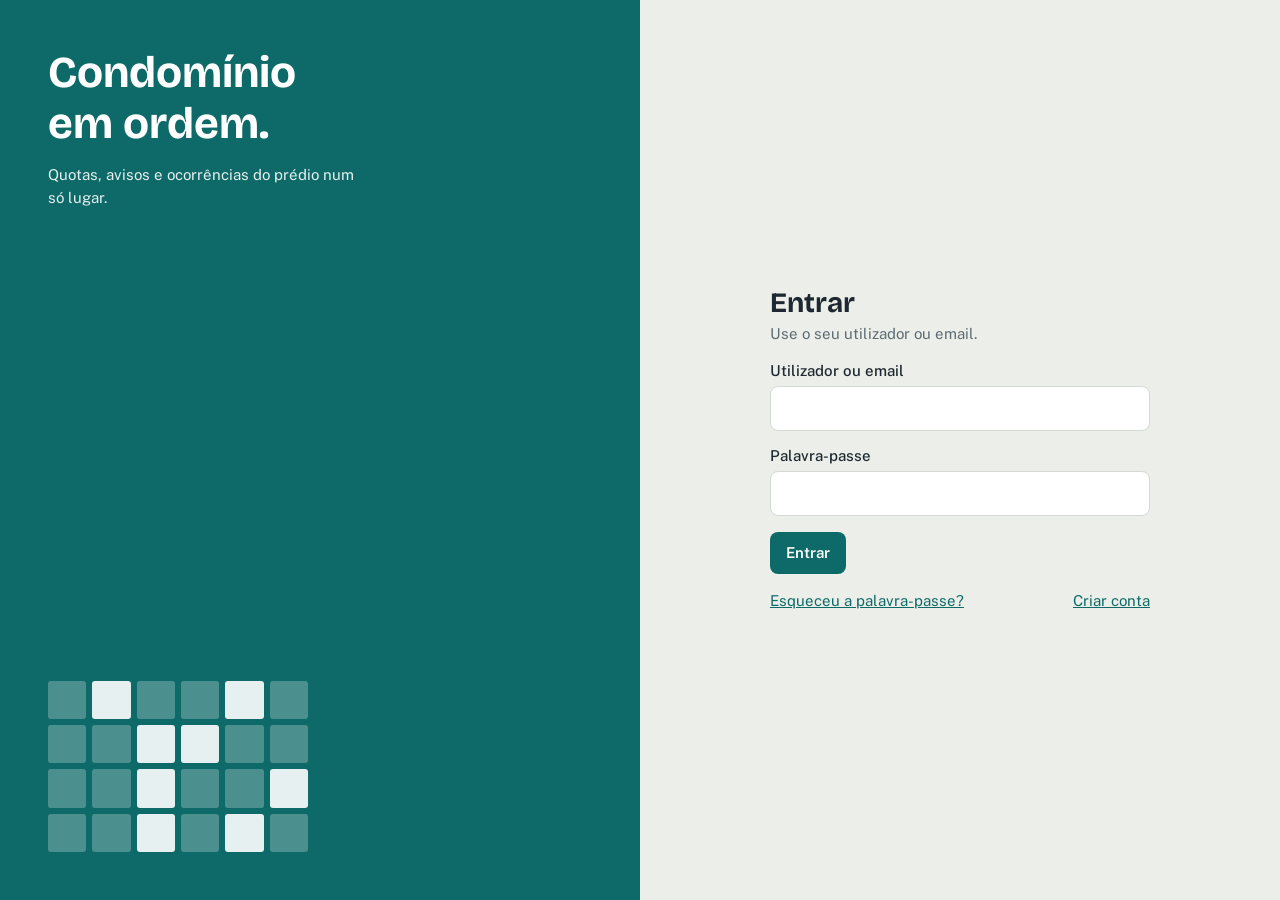
<file: condogest.html>
<!DOCTYPE html>
<html lang="pt-PT">
<head>
<meta charset="utf-8">
<meta name="viewport" content="width=device-width, initial-scale=1, viewport-fit=cover">
<title>Condomínio – Gestão</title>
<link rel="stylesheet" href="https://fonts.googleapis.com/css2?family=Bricolage+Grotesque:wght@600;700&family=Public+Sans:wght@400;500;600&display=swap">
<style>
:root{--bg:#eceee9;--surf:#fff;--ink:#1d2830;--mut:#5d6b73;--line:#d5d9d3;--acc:#0e6a68;--acc-i:#fff;--warn:#a8650f;--ok:#2c7a3f;--bad:#b3362b;--r:10px;
box-sizing:border-box;padding-top:env(safe-area-inset-top,0px);padding-bottom:env(safe-area-inset-bottom,0px)}
@media(prefers-color-scheme:dark){:root:not([data-theme="light"]){--bg:#141a1e;--surf:#1d262c;--ink:#e6ebe8;--mut:#9aa8ae;--line:#33414a;--acc:#4cc3bd;--acc-i:#0b1a19;--warn:#e0a24d;--ok:#6cc47f;--bad:#ef7d72}}
:root[data-theme="dark"]{--bg:#141a1e;--surf:#1d262c;--ink:#e6ebe8;--mut:#9aa8ae;--line:#33414a;--acc:#4cc3bd;--acc-i:#0b1a19;--warn:#e0a24d;--ok:#6cc47f;--bad:#ef7d72}
*{box-sizing:border-box}
html{scroll-padding-top:env(safe-area-inset-top,0px)}
body{margin:0;background:var(--bg);color:var(--ink);font:15px/1.5 "Public Sans",system-ui,sans-serif}
h1,h2,h3{font-family:"Bricolage Grotesque","Public Sans",sans-serif;margin:0;line-height:1.15}
button,input,select,textarea{font:inherit;color:inherit}
input,select,textarea{width:100%;padding:10px 12px;border:1px solid var(--line);border-radius:8px;background:var(--surf);margin-top:4px}
input:focus-visible,select:focus-visible,textarea:focus-visible,button:focus-visible,a:focus-visible{outline:2px solid var(--acc);outline-offset:2px}
label{display:block;font-weight:500;margin-top:14px}
.btn{background:var(--acc);color:var(--acc-i);border:0;border-radius:8px;padding:10px 16px;font-weight:600;cursor:pointer}
.btn.ghost{background:transparent;color:var(--ink);border:1px solid var(--line)}
.btn.sm{padding:5px 10px;font-size:13px}
.btn.bad{background:var(--bad);color:#fff}
a.lnk{color:var(--acc);cursor:pointer;text-decoration:underline;background:none;border:0;padding:0}
.auth{min-height:100vh;display:grid;grid-template-columns:1fr 1fr}
.brand{background:var(--acc);color:var(--acc-i);padding:48px;display:flex;flex-direction:column;justify-content:space-between}
.brand h1{font-size:44px;max-width:11ch}
.brand p{max-width:34ch;opacity:.9}
.bldg{display:grid;grid-template-columns:repeat(6,1fr);gap:6px;max-width:260px}
.bldg i{aspect-ratio:1;border-radius:3px;background:currentColor;opacity:.25}
.bldg i.on{opacity:.9}
.card-auth{padding:48px;display:flex;align-items:center;justify-content:center}
.card-auth .box{width:100%;max-width:380px}
.card-auth h2{font-size:28px;margin-bottom:4px}
.msg{padding:10px 12px;border-radius:8px;margin-top:14px;font-size:14px;border:1px solid var(--line);background:var(--surf)}
.msg.err{border-color:var(--bad);color:var(--bad)}.msg.ok{border-color:var(--ok);color:var(--ok)}
.row{display:flex;justify-content:space-between;align-items:center;margin-top:16px;gap:10px;flex-wrap:wrap}
.shell{display:grid;grid-template-columns:220px 1fr;min-height:100vh}
aside{background:var(--surf);border-right:1px solid var(--line);padding:20px 12px;display:flex;flex-direction:column;gap:4px;position:sticky;top:0;height:100vh}
aside h3{padding:0 10px 14px;font-size:20px}
aside button.nav{text-align:left;background:none;border:0;padding:9px 10px;border-radius:8px;cursor:pointer;color:var(--mut);font-weight:500}
aside button.nav.on{background:var(--acc);color:var(--acc-i)}
.who{margin-top:auto;padding:10px;font-size:13px;color:var(--mut)}
main{padding:28px;max-width:980px;width:100%}
main h2{font-size:28px;margin-bottom:18px}
.grid{display:grid;grid-template-columns:repeat(auto-fit,minmax(190px,1fr));gap:12px;margin-bottom:22px}
.stat{background:var(--surf);border:1px solid var(--line);border-radius:var(--r);padding:16px}
.stat b{display:block;font:700 30px "Bricolage Grotesque",sans-serif}
.stat span{color:var(--mut);font-size:13px}
.panel{background:var(--surf);border:1px solid var(--line);border-radius:var(--r);padding:18px;margin-bottom:18px}
.panel h3{font-size:18px;margin-bottom:10px}
.tw{overflow-x:auto}
table{width:100%;border-collapse:collapse;font-size:14px}
th,td{text-align:left;padding:9px 8px;border-bottom:1px solid var(--line);vertical-align:top}
th{color:var(--mut);font-weight:500}
.tag{display:inline-block;padding:2px 9px;border-radius:99px;font-size:12px;font-weight:600;border:1px solid currentColor}
.t-ok{color:var(--ok)}.t-w{color:var(--warn)}.t-b{color:var(--bad)}
.aviso{border-left:3px solid var(--acc);padding:4px 0 4px 12px;margin-bottom:14px}
.aviso small{color:var(--mut)}
.empty{color:var(--mut);padding:8px 0}
.two{display:grid;grid-template-columns:1fr 1fr;gap:12px}
.top{display:none}
@media(max-width:760px){
.auth{grid-template-columns:1fr}.brand{padding:28px}.brand h1{font-size:32px}.bldg{display:none}.card-auth{padding:28px 20px}
.shell{grid-template-columns:1fr}
aside{position:static;height:auto;flex-direction:row;flex-wrap:wrap;border-right:0;border-bottom:1px solid var(--line);padding:10px}
aside h3{width:100%;padding:0 4px 6px}.who{margin:0;width:100%}
main{padding:18px 14px}.two{grid-template-columns:1fr}}
</style>
</head>
<body>
<div id="root"></div>
<script>
const KEY="condo_db_v1";
let db,me=null,view="resumo",av="login",reset=null,flash=null;
const $=s=>document.querySelector(s);
const esc=s=>String(s??"").replace(/[&<>"']/g,c=>({"&":"&amp;","<":"&lt;",">":"&gt;",'"':"&quot;","'":"&#39;"}[c]));
const uid=()=>Math.random().toString(36).slice(2,9);
const fmt=d=>new Date(d).toLocaleDateString("pt-PT");
const eur=n=>Number(n).toLocaleString("pt-PT",{style:"currency",currency:"EUR"});
function seed(){return{users:[{id:"adm",user:"admin",email:"admin@condominio.pt",pass:"admin",role:"admin",nome:"Administrador",fracao:"—",status:"ativo"}],avisos:[],quotas:[],ocorrencias:[]}}
function load(){try{db=JSON.parse(localStorage.getItem(KEY))}catch(e){db=null}if(!db||!db.users)db=seed()}
function save(){try{localStorage.setItem(KEY,JSON.stringify(db))}catch(e){}}
function setFlash(t,k="err"){flash={t,k}}
function msg(){const f=flash;flash=null;return f?`<div class="msg ${f.k}">${esc(f.t)}</div>`:""}

/* ---------- Autenticação ---------- */
function authHTML(){
const brand=`<div class="brand"><div><h1>Condomínio em ordem.</h1><p>Quotas, avisos e ocorrências do prédio num só lugar.</p></div><div class="bldg">${Array.from({length:24},(_,i)=>`<i class="${[1,4,8,9,14,17,20,22].includes(i)?"on":""}"></i>`).join("")}</div></div>`;
let f="";
if(av==="login")f=`<h2>Entrar</h2><p style="color:var(--mut);margin:0">Use o seu utilizador ou email.</p>${msg()}
<form id="f-login"><label>Utilizador ou email<input name="u" autocomplete="username" required></label>
<label>Palavra-passe<input name="p" type="password" autocomplete="current-password" required></label>
<div class="row"><button class="btn">Entrar</button><button type="button" class="lnk-b" data-go="forgot" style="display:none"></button></div></form>
<div class="row"><a class="lnk" data-go="forgot">Esqueceu a palavra-passe?</a><a class="lnk" data-go="reg">Criar conta</a></div>`;
if(av==="reg")f=`<h2>Criar conta</h2><p style="color:var(--mut);margin:0">O administrador aprova o seu registo.</p>${msg()}
<form id="f-reg"><label>Nome completo<input name="nome" required></label>
<label>Fração (ex.: 2.º Esq.)<input name="fracao" required></label>
<label>Email<input name="email" type="email" autocomplete="email" required></label>
<label>Palavra-passe (mín. 4 caracteres)<input name="p" type="password" autocomplete="new-password" minlength="4" required></label>
<div class="row"><button class="btn">Registar</button><a class="lnk" data-go="login">Já tenho conta</a></div></form>`;
if(av==="forgot")f=`<h2>Recuperar acesso</h2>${msg()}${!reset?`<p style="color:var(--mut);margin:0">Indique o email da conta.</p>
<form id="f-forgot"><label>Email<input name="e" type="email" required></label>
<div class="row"><button class="btn">Enviar código</button><a class="lnk" data-go="login">Voltar</a></div></form>`:
`<div class="msg ok">Demonstração: sem servidor de email, o código é mostrado aqui: <b>${reset.code}</b></div>
<form id="f-reset"><label>Código<input name="c" inputmode="numeric" required></label>
<label>Nova palavra-passe<input name="p" type="password" minlength="4" required></label>
<div class="row"><button class="btn">Guardar</button><a class="lnk" data-go="login">Cancelar</a></div></form>`}`;
return`<div class="auth">${brand}<div class="card-auth"><div class="box">${f}</div></div></div>`}

function onAuthSubmit(e){
e.preventDefault();const d=Object.fromEntries(new FormData(e.target));
if(e.target.id==="f-login"){
const k=d.u.trim().toLowerCase();
const u=db.users.find(x=>(x.user===k||x.email.toLowerCase()===k)&&x.pass===d.p);
if(!u){setFlash("Utilizador ou palavra-passe incorretos.");return render()}
if(u.status==="pendente"){setFlash("A sua conta aguarda aprovação do administrador.");return render()}
if(u.status==="recusado"){setFlash("O seu registo foi recusado. Contacte o administrador.");return render()}
me=u.id;view="resumo";try{sessionStorage.setItem("condo_me",me)}catch(x){}
}
if(e.target.id==="f-reg"){
const em=d.email.trim().toLowerCase();
if(db.users.some(x=>x.email.toLowerCase()===em)){setFlash("Já existe uma conta com este email.");return render()}
db.users.push({id:uid(),user:em,email:em,pass:d.p,role:"morador",nome:d.nome.trim(),fracao:d.fracao.trim(),status:"pendente"});save();
av="login";setFlash("Registo enviado. Aguarde a aprovação do administrador.","ok")}
if(e.target.id==="f-forgot"){
const u=db.users.find(x=>x.email.toLowerCase()===d.e.trim().toLowerCase());
if(!u){setFlash("Não existe conta com esse email.");return render()}
reset={id:u.id,code:String(Math.floor(100000+Math.random()*900000))}}
if(e.target.id==="f-reset"){
if(d.c.trim()!==reset.code){setFlash("Código incorreto.");return render()}
const u=db.users.find(x=>x.id===reset.id);u.pass=d.p;save();reset=null;av="login";setFlash("Palavra-passe alterada. Já pode entrar.","ok")}
render()}

/* ---------- Aplicação ---------- */
const user=()=>db.users.find(u=>u.id===me);
const moradores=()=>db.users.filter(u=>u.role==="morador");
const tag=(t,c)=>`<span class="tag ${c}">${esc(t)}</span>`;
const nomeDe=id=>(db.users.find(u=>u.id===id)||{nome:"(removido)"}).nome;

function appHTML(){
const u=user(),adm=u.role==="admin";
const items=[["resumo","Resumo"],["quotas","Quotas"],["avisos","Avisos"],["ocorr","Ocorrências"]];
if(adm)items.splice(1,0,["mor","Moradores"]);
const pend=moradores().filter(x=>x.status==="pendente").length;
return`<div class="shell"><aside><h3>Condomínio</h3>${items.map(([k,l])=>`<button class="nav ${view===k?"on":""}" data-view="${k}">${l}${k==="mor"&&pend?` (${pend})`:""}</button>`).join("")}
<div class="who">${esc(u.nome)}<br>${adm?"Administração":"Fração "+esc(u.fracao)}<br><a class="lnk" data-act="out">Sair</a></div></aside><main>${msg()}${page(u,adm)}</main></div>`}

function page(u,adm){
const q=adm?db.quotas:db.quotas.filter(x=>x.uid===u.id);
const oc=adm?db.ocorrencias:db.ocorrencias.filter(x=>x.uid===u.id);
if(view==="resumo"){
const div=q.filter(x=>!x.paga).reduce((s,x)=>s+Number(x.valor),0);
const last=db.avisos[0];
const st=adm?`<div class="stat"><b>${moradores().filter(x=>x.status==="ativo").length}</b><span>Moradores ativos</span></div><div class="stat"><b>${moradores().filter(x=>x.status==="pendente").length}</b><span>Registos por aprovar</span></div>`:`<div class="stat"><b>${esc(u.fracao)}</b><span>A sua fração</span></div>`;
return`<h2>${adm?"Resumo do condomínio":"Olá, "+esc(u.nome.split(" ")[0])}</h2><div class="grid">${st}
<div class="stat"><b>${eur(div)}</b><span>Quotas em dívida</span></div>
<div class="stat"><b>${oc.filter(x=>x.estado!=="Resolvida").length}</b><span>Ocorrências abertas</span></div></div>
<div class="panel"><h3>Último aviso</h3>${last?avisoH(last):`<div class="empty">Sem avisos publicados.</div>`}</div>`}
if(view==="mor"&&adm){
const l=moradores();
return`<h2>Moradores</h2><div class="panel tw">${l.length?`<table><tr><th>Nome</th><th>Fração</th><th>Email</th><th>Estado</th><th></th></tr>${l.map(m=>`<tr><td>${esc(m.nome)}</td><td>${esc(m.fracao)}</td><td>${esc(m.email)}</td><td>${tag(m.status,m.status==="ativo"?"t-ok":m.status==="pendente"?"t-w":"t-b")}</td><td style="white-space:nowrap">${m.status!=="ativo"?`<button class="btn sm" data-act="apr" data-id="${m.id}">Aprovar</button> `:""}${m.status==="pendente"?`<button class="btn sm ghost" data-act="rec" data-id="${m.id}">Recusar</button> `:""}<button class="btn sm ghost" data-act="rm" data-id="${m.id}">Remover</button></td></tr>`).join("")}</table>`:`<div class="empty">Ainda não há moradores registados. Peça-lhes que criem conta no ecrã de entrada.</div>`}</div>`}
if(view==="quotas"){
return`<h2>Quotas</h2>${adm?`<div class="panel"><h3>Lançar quota a todos os moradores ativos</h3><form id="f-quota" class="two"><label>Descrição<input name="d" placeholder="Quota de novembro 2026" required></label><label>Valor (€)<input name="v" type="number" step="0.01" min="0" required></label><div><button class="btn">Lançar quotas</button></div></form></div>`:""}
<div class="panel tw">${q.length?`<table><tr>${adm?"<th>Morador</th>":""}<th>Descrição</th><th>Valor</th><th>Estado</th>${adm?"<th></th>":""}</tr>${q.map(x=>`<tr>${adm?`<td>${esc(nomeDe(x.uid))}</td>`:""}<td>${esc(x.desc)}</td><td>${eur(x.valor)}</td><td>${x.paga?tag("Paga","t-ok"):tag("Em dívida","t-b")}</td>${adm?`<td><button class="btn sm ghost" data-act="paga" data-id="${x.id}">${x.paga?"Marcar em dívida":"Marcar paga"}</button></td>`:""}</tr>`).join("")}</table>`:`<div class="empty">Sem quotas registadas.</div>`}</div>`}
if(view==="avisos"){
return`<h2>Avisos</h2>${adm?`<div class="panel"><h3>Novo aviso</h3><form id="f-aviso"><label>Título<input name="t" required></label><label>Mensagem<textarea name="m" rows="3" required></textarea></label><div class="row"><button class="btn">Publicar</button></div></form></div>`:""}
<div class="panel">${db.avisos.length?db.avisos.map(a=>avisoH(a,adm)).join(""):`<div class="empty">Sem avisos publicados.</div>`}</div>`}
if(view==="ocorr"){
return`<h2>Ocorrências</h2>${!adm?`<div class="panel"><h3>Comunicar ocorrência</h3><form id="f-oc"><label>Assunto<input name="t" placeholder="Ex.: Luz da escada avariada" required></label><label>Descrição<textarea name="m" rows="3" required></textarea></label><div class="row"><button class="btn">Enviar</button></div></form></div>`:""}
<div class="panel tw">${oc.length?`<table><tr><th>Data</th>${adm?"<th>Morador</th>":""}<th>Assunto</th><th>Estado</th></tr>${oc.map(o=>`<tr><td>${fmt(o.data)}</td>${adm?`<td>${esc(nomeDe(o.uid))}</td>`:""}<td><b>${esc(o.t)}</b><br><span style="color:var(--mut)">${esc(o.m)}</span></td><td>${adm?`<select data-oc="${o.id}">${["Aberta","Em curso","Resolvida"].map(s=>`<option ${s===o.estado?"selected":""}>${s}</option>`).join("")}</select>`:tag(o.estado,o.estado==="Resolvida"?"t-ok":o.estado==="Em curso"?"t-w":"t-b")}</td></tr>`).join("")}</table>`:`<div class="empty">Sem ocorrências.</div>`}</div>`}
return""}
function avisoH(a,adm){return`<div class="aviso"><b>${esc(a.t)}</b><br><small>${fmt(a.data)}</small><div>${esc(a.m)}</div>${adm?`<a class="lnk" data-act="delav" data-id="${a.id}" style="font-size:13px">Apagar</a>`:""}</div>`}

function onAppSubmit(e){
e.preventDefault();const d=Object.fromEntries(new FormData(e.target)),id=e.target.id;
if(id==="f-quota"){const a=moradores().filter(x=>x.status==="ativo");
if(!a.length){setFlash("Não há moradores ativos para receber a quota.");return render()}
a.forEach(m=>db.quotas.unshift({id:uid(),uid:m.id,desc:d.d,valor:Number(d.v),paga:false}));setFlash(`Quota lançada a ${a.length} morador(es).`,"ok")}
if(id==="f-aviso"){db.avisos.unshift({id:uid(),t:d.t,m:d.m,data:Date.now()});setFlash("Aviso publicado.","ok")}
if(id==="f-oc"){db.ocorrencias.unshift({id:uid(),uid:me,t:d.t,m:d.m,estado:"Aberta",data:Date.now()});setFlash("Ocorrência enviada.","ok")}
save();render()}

document.addEventListener("submit",e=>{if(!e.target.id)return;me&&user()?onAppSubmit(e):onAuthSubmit(e)});
document.addEventListener("change",e=>{const id=e.target.dataset.oc;if(id){db.ocorrencias.find(o=>o.id===id).estado=e.target.value;save();render()}});
document.addEventListener("click",e=>{
const t=e.target.closest("[data-go],[data-view],[data-act]");if(!t)return;
if(t.dataset.go){av=t.dataset.go;reset=null;flash=null;return render()}
if(t.dataset.view){view=t.dataset.view;return render()}
const a=t.dataset.act,id=t.dataset.id,m=db.users.find(x=>x.id===id);
if(a==="out"){me=null;av="login";try{sessionStorage.removeItem("condo_me")}catch(x){}return render()}
if(a==="apr"){m.status="ativo";setFlash(`${m.nome} aprovado.`,"ok")}
if(a==="rec")m.status="recusado";
if(a==="rm"){if(!confirm(`Remover ${m.nome}? As quotas e ocorrências dessa conta também serão apagadas.`))return;
db.users=db.users.filter(x=>x.id!==id);db.quotas=db.quotas.filter(x=>x.uid!==id);db.ocorrencias=db.ocorrencias.filter(x=>x.uid!==id)}
if(a==="paga"){const q=db.quotas.find(x=>x.id===id);q.paga=!q.paga}
if(a==="delav")db.avisos=db.avisos.filter(x=>x.id!==id);
save();render()});

function render(){$("#root").innerHTML=me&&user()?appHTML():authHTML()}
load();
try{const s=sessionStorage.getItem("condo_me");if(s&&db.users.some(u=>u.id===s&&u.status==="ativo"))me=s}catch(e){}
render();
</script>
</body>
</html>
</file>
